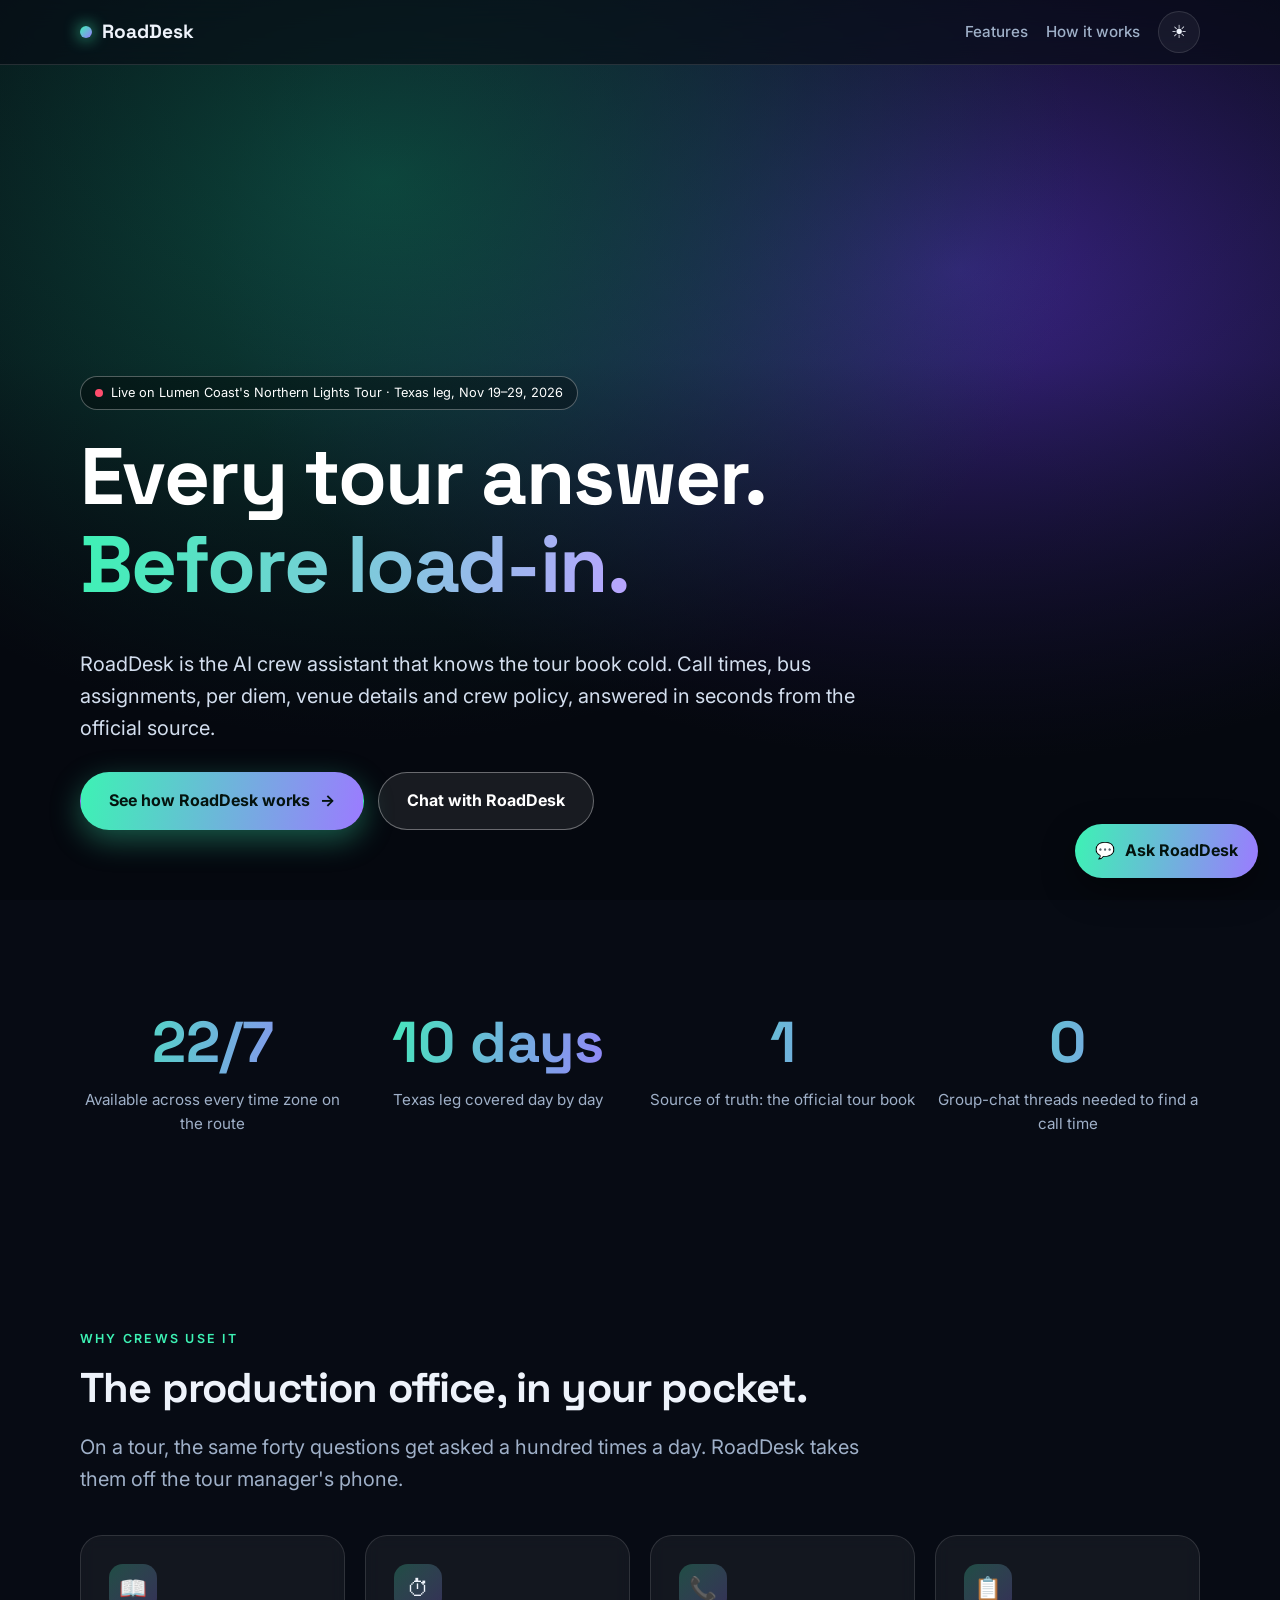
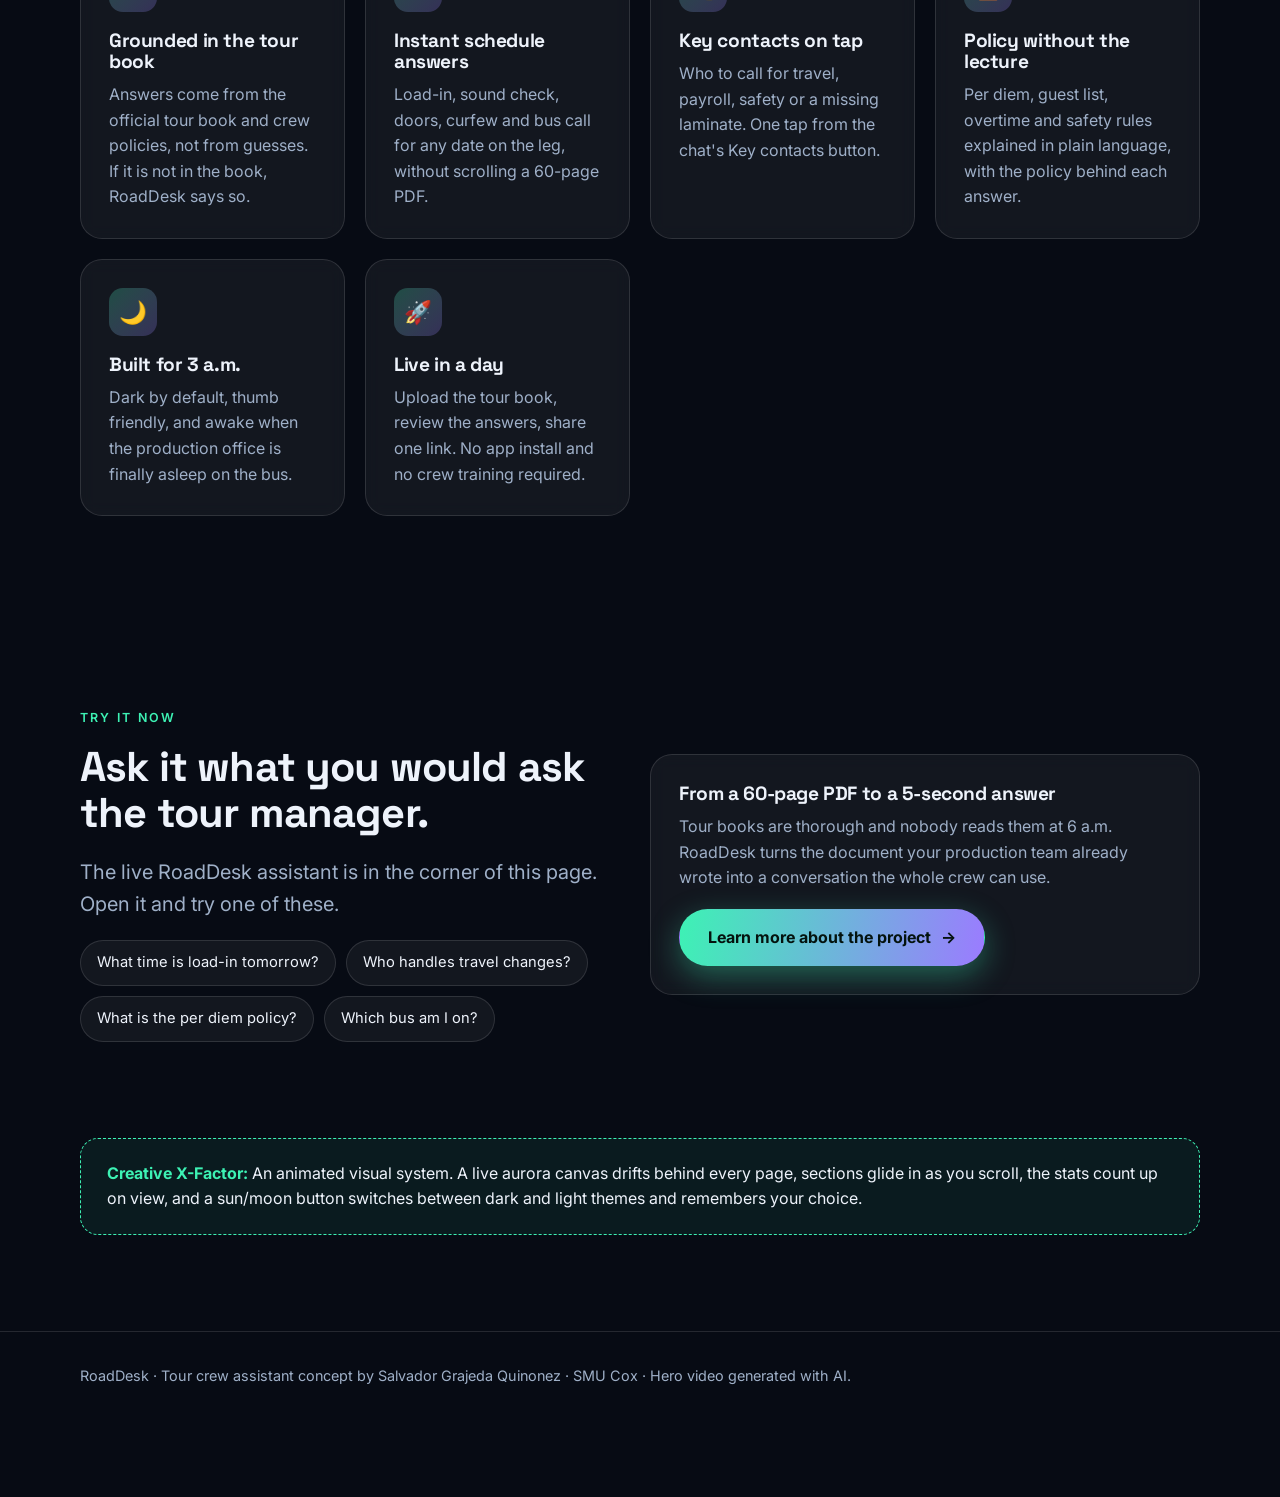
<file: index.html>
<!DOCTYPE html>
<html lang="en" data-theme="dark">
<head>
  <meta charset="UTF-8">
  <meta name="viewport" content="width=device-width, initial-scale=1.0">
  <title>RoadDesk | The AI crew assistant for live tours</title>
  <meta name="description" content="RoadDesk is an AI crew assistant that answers tour questions instantly from the official tour book and crew policies.">
  <link rel="preconnect" href="https://fonts.googleapis.com">
  <link rel="preconnect" href="https://fonts.gstatic.com" crossorigin>
  <link href="https://fonts.googleapis.com/css2?family=Inter:wght@400;500;600;700&family=Space+Grotesk:wght@500;700&display=swap" rel="stylesheet">
  <link rel="stylesheet" href="style.css">
</head>
<body>
  <canvas id="aurora" aria-hidden="true"></canvas>

  <header class="nav">
    <div class="wrap nav-inner">
      <a class="brand" href="index.html"><span class="brand-dot"></span>RoadDesk</a>
      <nav class="nav-links">
        <a class="hide-sm" href="#features">Features</a>
        <a href="how-it-works.html">How it works</a>
        <button class="theme-toggle" type="button" aria-label="Switch theme">&#9728;</button>
      </nav>
    </div>
  </header>

  <main>
    <!-- HERO: AI-generated video, autoplay + loop -->
    <section class="hero" id="top">
      <div class="hero-media">
        <video src="gemini_generated_video_89e4ad6a.mp4" autoplay loop muted playsinline preload="auto" aria-label="AI-generated video of a tour crew working backstage under aurora-colored stage lights"></video>
      </div>
      <div class="wrap hero-content">
        <div class="hero-tag"><span class="live-dot"></span>Live on Lumen Coast's Northern Lights Tour &middot; Texas leg, Nov 19&ndash;29, 2026</div>
        <h1>Every tour answer.<br><span class="grad">Before load-in.</span></h1>
        <p class="lead">RoadDesk is the AI crew assistant that knows the tour book cold. Call times, bus assignments, per diem, venue details and crew policy, answered in seconds from the official source.</p>
        <div class="cta-row">
          <a class="btn btn-primary" href="how-it-works.html">See how RoadDesk works <span class="arrow">&rarr;</span></a>
          <a class="btn btn-ghost" href="#" data-open-chat>Chat with RoadDesk</a>
        </div>
      </div>
    </section>

    <section id="stats">
      <div class="wrap stats">
        <div class="reveal"><div class="stat-num grad" data-count="24" data-suffix="/7">0</div><div class="stat-label">Available across every time zone on the route</div></div>
        <div class="reveal" style="--d:.1s"><div class="stat-num grad" data-count="11" data-suffix=" days">0</div><div class="stat-label">Texas leg covered day by day</div></div>
        <div class="reveal" style="--d:.2s"><div class="stat-num grad" data-count="1">0</div><div class="stat-label">Source of truth: the official tour book</div></div>
        <div class="reveal" style="--d:.3s"><div class="stat-num grad" data-count="0">0</div><div class="stat-label">Group-chat threads needed to find a call time</div></div>
      </div>
    </section>

    <section id="features">
      <div class="wrap">
        <p class="eyebrow reveal">Why crews use it</p>
        <h2 class="reveal">The production office, in your pocket.</h2>
        <p class="lead reveal">On a tour, the same forty questions get asked a hundred times a day. RoadDesk takes them off the tour manager's phone.</p>
        <div class="grid grid-3" style="margin-top:40px">
          <article class="card reveal"><div class="icon">&#128214;</div><h3>Grounded in the tour book</h3><p>Answers come from the official tour book and crew policies, not from guesses. If it is not in the book, RoadDesk says so.</p></article>
          <article class="card reveal" style="--d:.1s"><div class="icon">&#9201;</div><h3>Instant schedule answers</h3><p>Load-in, sound check, doors, curfew and bus call for any date on the leg, without scrolling a 60-page PDF.</p></article>
          <article class="card reveal" style="--d:.2s"><div class="icon">&#128222;</div><h3>Key contacts on tap</h3><p>Who to call for travel, payroll, safety or a missing laminate. One tap from the chat's Key contacts button.</p></article>
          <article class="card reveal"><div class="icon">&#128203;</div><h3>Policy without the lecture</h3><p>Per diem, guest list, overtime and safety rules explained in plain language, with the policy behind each answer.</p></article>
          <article class="card reveal" style="--d:.1s"><div class="icon">&#127769;</div><h3>Built for 3 a.m.</h3><p>Dark by default, thumb friendly, and awake when the production office is finally asleep on the bus.</p></article>
          <article class="card reveal" style="--d:.2s"><div class="icon">&#128640;</div><h3>Live in a day</h3><p>Upload the tour book, review the answers, share one link. No app install and no crew training required.</p></article>
        </div>
      </div>
    </section>

    <section id="try">
      <div class="wrap grid grid-2" style="align-items:center">
        <div class="reveal">
          <p class="eyebrow">Try it now</p>
          <h2>Ask it what you would ask the tour manager.</h2>
          <p class="lead">The live RoadDesk assistant is in the corner of this page. Open it and try one of these.</p>
          <div class="chips">
            <button class="chip" type="button" data-open-chat>What time is load-in tomorrow?</button>
            <button class="chip" type="button" data-open-chat>Who handles travel changes?</button>
            <button class="chip" type="button" data-open-chat>What is the per diem policy?</button>
            <button class="chip" type="button" data-open-chat>Which bus am I on?</button>
          </div>
        </div>
        <div class="card reveal" style="--d:.15s">
          <h3>From a 60-page PDF to a 5-second answer</h3>
          <p style="margin-bottom:18px">Tour books are thorough and nobody reads them at 6 a.m. RoadDesk turns the document your production team already wrote into a conversation the whole crew can use.</p>
          <a class="btn btn-primary" href="how-it-works.html">Learn more about the project <span class="arrow">&rarr;</span></a>
        </div>
      </div>
    </section>

    <!-- X-Factor description (under 50 words) -->
    <section id="x-factor" style="padding-top:0">
      <div class="wrap">
        <div class="xfactor reveal">
          <p style="margin:0"><strong>Creative X-Factor:</strong> An animated visual system. A live aurora canvas drifts behind every page, sections glide in as you scroll, the stats count up on view, and a sun/moon button switches between dark and light themes and remembers your choice.</p>
        </div>
      </div>
    </section>
  </main>

  <footer>
    <div class="wrap">RoadDesk &middot; Tour crew assistant concept by Salvador Grajeda Quinonez &middot; SMU Cox &middot; Hero video generated with AI.</div>
  </footer>

  <script src="site.js"></script>
</body>
</html>
</file>
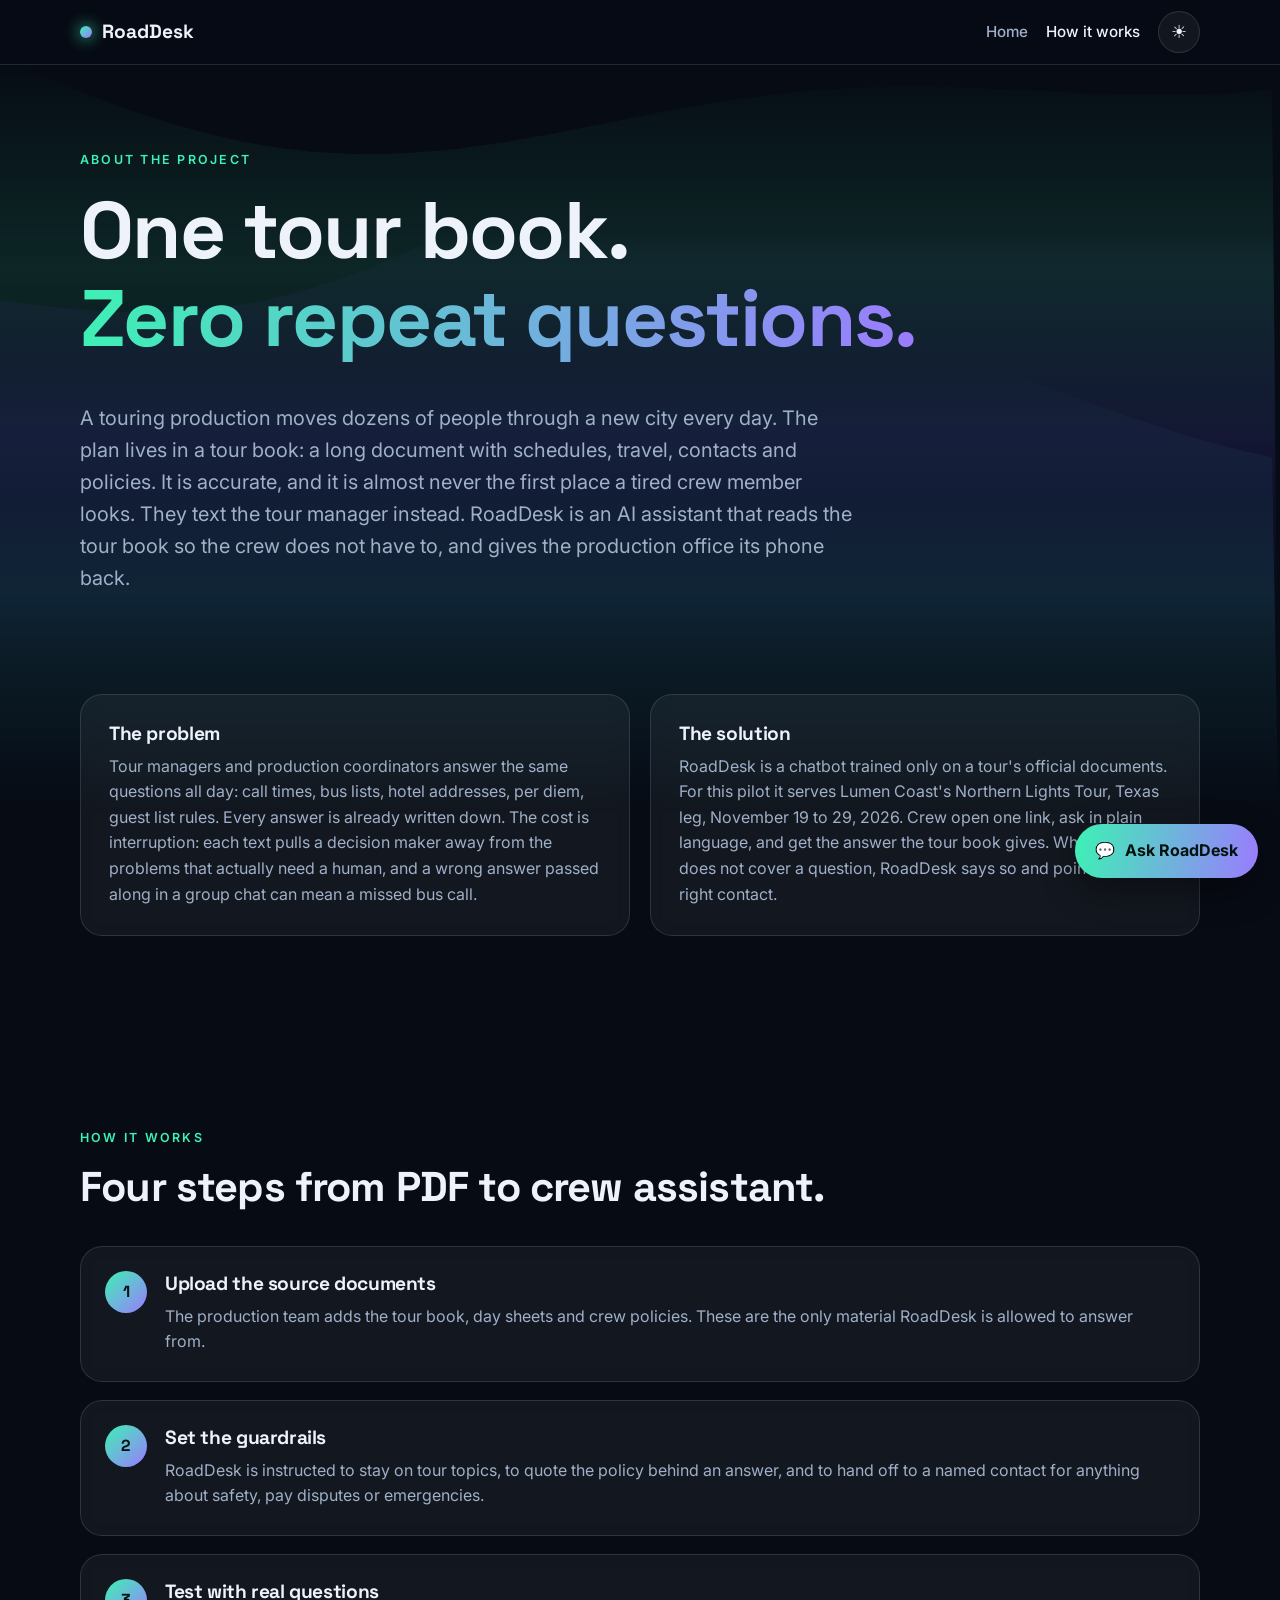
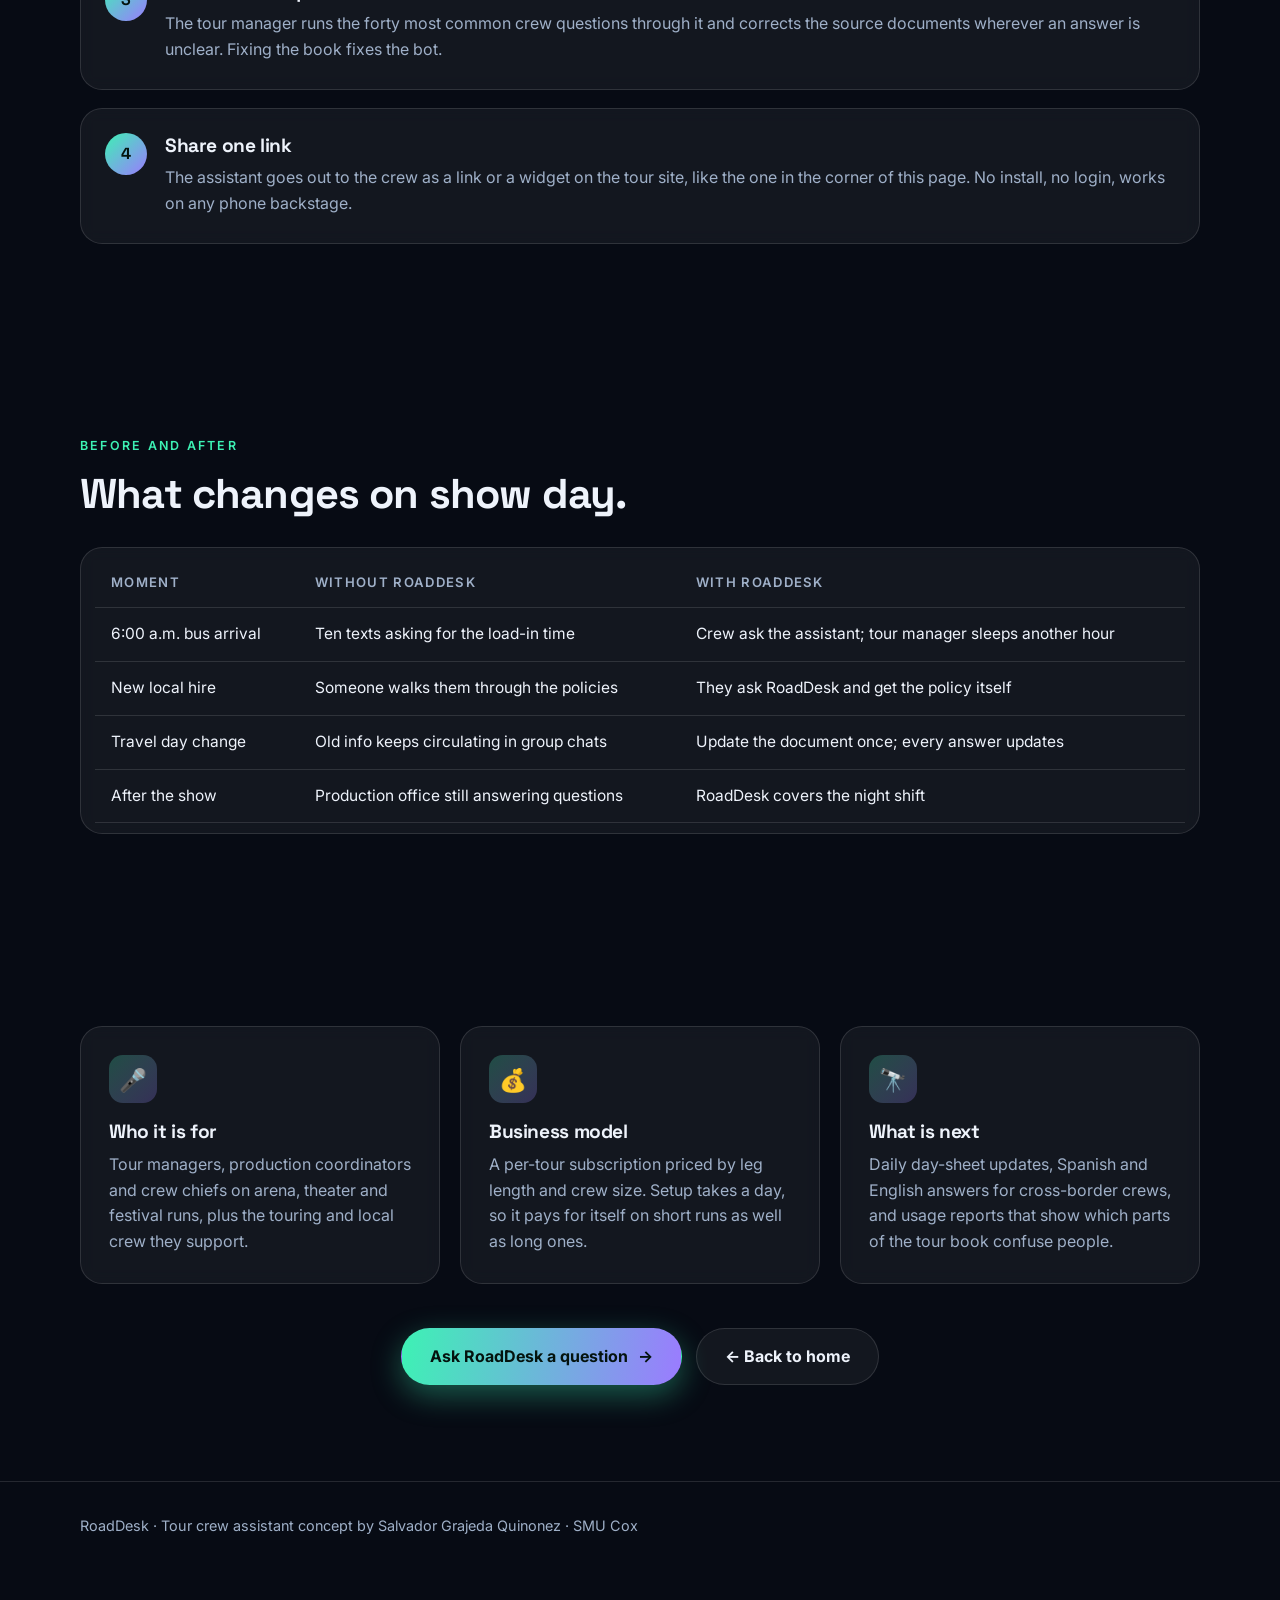
<file: how-it-works.html>
<!DOCTYPE html>
<html lang="en" data-theme="dark">
<head>
  <meta charset="UTF-8">
  <meta name="viewport" content="width=device-width, initial-scale=1.0">
  <title>How RoadDesk works | AI crew assistant for live tours</title>
  <meta name="description" content="How RoadDesk turns a tour book and crew policies into an AI assistant for touring crews.">
  <link rel="preconnect" href="https://fonts.googleapis.com">
  <link rel="preconnect" href="https://fonts.gstatic.com" crossorigin>
  <link href="https://fonts.googleapis.com/css2?family=Inter:wght@400;500;600;700&family=Space+Grotesk:wght@500;700&display=swap" rel="stylesheet">
  <link rel="stylesheet" href="style.css">
</head>
<body>
  <canvas id="aurora" aria-hidden="true"></canvas>

  <header class="nav">
    <div class="wrap nav-inner">
      <a class="brand" href="index.html"><span class="brand-dot"></span>RoadDesk</a>
      <nav class="nav-links">
        <a href="index.html">Home</a>
        <a href="how-it-works.html" aria-current="page">How it works</a>
        <button class="theme-toggle" type="button" aria-label="Switch theme">&#9728;</button>
      </nav>
    </div>
  </header>

  <main>
    <section class="page-hero">
      <div class="wrap">
        <p class="eyebrow reveal">About the project</p>
        <h1 class="reveal">One tour book.<br><span class="grad">Zero repeat questions.</span></h1>
        <p class="lead reveal">A touring production moves dozens of people through a new city every day. The plan lives in a tour book: a long document with schedules, travel, contacts and policies. It is accurate, and it is almost never the first place a tired crew member looks. They text the tour manager instead. RoadDesk is an AI assistant that reads the tour book so the crew does not have to, and gives the production office its phone back.</p>
      </div>
    </section>

    <section style="padding-top:20px">
      <div class="wrap grid grid-2">
        <div class="card reveal">
          <h3>The problem</h3>
          <p>Tour managers and production coordinators answer the same questions all day: call times, bus lists, hotel addresses, per diem, guest list rules. Every answer is already written down. The cost is interruption: each text pulls a decision maker away from the problems that actually need a human, and a wrong answer passed along in a group chat can mean a missed bus call.</p>
        </div>
        <div class="card reveal" style="--d:.1s">
          <h3>The solution</h3>
          <p>RoadDesk is a chatbot trained only on a tour's official documents. For this pilot it serves Lumen Coast's Northern Lights Tour, Texas leg, November 19 to 29, 2026. Crew open one link, ask in plain language, and get the answer the tour book gives. When the book does not cover a question, RoadDesk says so and points to the right contact.</p>
        </div>
      </div>
    </section>

    <section>
      <div class="wrap">
        <p class="eyebrow reveal">How it works</p>
        <h2 class="reveal">Four steps from PDF to crew assistant.</h2>
        <div class="steps" style="margin-top:36px">
          <div class="card step reveal"><h3>Upload the source documents</h3><p>The production team adds the tour book, day sheets and crew policies. These are the only material RoadDesk is allowed to answer from.</p></div>
          <div class="card step reveal"><h3>Set the guardrails</h3><p>RoadDesk is instructed to stay on tour topics, to quote the policy behind an answer, and to hand off to a named contact for anything about safety, pay disputes or emergencies.</p></div>
          <div class="card step reveal"><h3>Test with real questions</h3><p>The tour manager runs the forty most common crew questions through it and corrects the source documents wherever an answer is unclear. Fixing the book fixes the bot.</p></div>
          <div class="card step reveal"><h3>Share one link</h3><p>The assistant goes out to the crew as a link or a widget on the tour site, like the one in the corner of this page. No install, no login, works on any phone backstage.</p></div>
        </div>
      </div>
    </section>

    <section>
      <div class="wrap">
        <p class="eyebrow reveal">Before and after</p>
        <h2 class="reveal">What changes on show day.</h2>
        <div class="card reveal table-scroll" style="margin-top:30px;padding:10px 14px">
          <table class="compare">
            <thead><tr><th>Moment</th><th>Without RoadDesk</th><th>With RoadDesk</th></tr></thead>
            <tbody>
              <tr><td>6:00 a.m. bus arrival</td><td>Ten texts asking for the load-in time</td><td>Crew ask the assistant; tour manager sleeps another hour</td></tr>
              <tr><td>New local hire</td><td>Someone walks them through the policies</td><td>They ask RoadDesk and get the policy itself</td></tr>
              <tr><td>Travel day change</td><td>Old info keeps circulating in group chats</td><td>Update the document once; every answer updates</td></tr>
              <tr><td>After the show</td><td>Production office still answering questions</td><td>RoadDesk covers the night shift</td></tr>
            </tbody>
          </table>
        </div>
      </div>
    </section>

    <section>
      <div class="wrap grid grid-3">
        <div class="card reveal"><div class="icon">&#127908;</div><h3>Who it is for</h3><p>Tour managers, production coordinators and crew chiefs on arena, theater and festival runs, plus the touring and local crew they support.</p></div>
        <div class="card reveal" style="--d:.1s"><div class="icon">&#128176;</div><h3>Business model</h3><p>A per-tour subscription priced by leg length and crew size. Setup takes a day, so it pays for itself on short runs as well as long ones.</p></div>
        <div class="card reveal" style="--d:.2s"><div class="icon">&#128301;</div><h3>What is next</h3><p>Daily day-sheet updates, Spanish and English answers for cross-border crews, and usage reports that show which parts of the tour book confuse people.</p></div>
      </div>
      <div class="wrap reveal" style="margin-top:44px;text-align:center">
        <div class="cta-row" style="justify-content:center">
          <a class="btn btn-primary" href="#" data-open-chat>Ask RoadDesk a question <span class="arrow">&rarr;</span></a>
          <a class="btn btn-ghost" href="index.html">&larr; Back to home</a>
        </div>
      </div>
    </section>
  </main>

  <footer>
    <div class="wrap">RoadDesk &middot; Tour crew assistant concept by Salvador Grajeda Quinonez &middot; SMU Cox</div>
  </footer>

  <script src="site.js"></script>
</body>
</html>
</file>
<file: style.css>
:root {
  --bg: #070b14;
  --bg-2: #0d1422;
  --card: rgba(255, 255, 255, 0.05);
  --line: rgba(255, 255, 255, 0.12);
  --text: #eef3fb;
  --muted: #9fb0c8;
  --accent: #3df2b4;
  --accent-2: #9b7bff;
  --on-accent: #04130e;
  --shadow: 0 20px 60px rgba(0, 0, 0, 0.45);
}
:root[data-theme="light"] {
  --bg: #f4f7fb;
  --bg-2: #ffffff;
  --card: rgba(10, 25, 50, 0.04);
  --line: rgba(10, 25, 50, 0.14);
  --text: #0c1626;
  --muted: #4d5f78;
  --accent: #008f68;
  --accent-2: #5b3fd6;
  --on-accent: #ffffff;
  --shadow: 0 20px 50px rgba(20, 40, 80, 0.15);
}

* { box-sizing: border-box; }
html { scroll-behavior: smooth; }
body {
  margin: 0;
  font-family: "Inter", system-ui, -apple-system, "Segoe UI", Roboto, sans-serif;
  background: var(--bg);
  color: var(--text);
  line-height: 1.6;
  transition: background 0.4s ease, color 0.4s ease;
  overflow-x: hidden;
}
h1, h2, h3 { font-family: "Space Grotesk", "Inter", system-ui, sans-serif; line-height: 1.1; margin: 0 0 0.5em; letter-spacing: -0.02em; }
h1 { font-size: clamp(2.4rem, 6.5vw, 5rem); }
h2 { font-size: clamp(1.7rem, 3.6vw, 2.6rem); }
h3 { font-size: 1.2rem; }
p { margin: 0 0 1em; }
a { color: var(--accent); }
.wrap { width: min(1120px, 100% - 40px); margin-inline: auto; }
.eyebrow { text-transform: uppercase; letter-spacing: 0.18em; font-size: 0.78rem; font-weight: 600; color: var(--accent); margin-bottom: 1rem; }
.lead { font-size: clamp(1.05rem, 1.6vw, 1.25rem); color: var(--muted); max-width: 60ch; }
.grad { background: linear-gradient(100deg, var(--accent), var(--accent-2)); -webkit-background-clip: text; background-clip: text; color: transparent; }

/* Aurora canvas (X-Factor) */
#aurora { position: fixed; inset: 0; width: 100%; height: 100%; z-index: 0; pointer-events: none; opacity: 0.55; }
:root[data-theme="light"] #aurora { opacity: 0.3; }
main, header.nav, footer { position: relative; z-index: 1; }

/* Nav */
header.nav { position: fixed; top: 0; left: 0; right: 0; z-index: 20; backdrop-filter: blur(14px); background: color-mix(in srgb, var(--bg) 65%, transparent); border-bottom: 1px solid var(--line); }
.nav-inner { display: flex; align-items: center; justify-content: space-between; height: 64px; }
.brand { display: flex; align-items: center; gap: 10px; font-family: "Space Grotesk", sans-serif; font-weight: 700; font-size: 1.2rem; color: var(--text); text-decoration: none; }
.brand-dot { width: 12px; height: 12px; border-radius: 50%; background: linear-gradient(135deg, var(--accent), var(--accent-2)); box-shadow: 0 0 16px var(--accent); animation: pulse 2.4s ease-in-out infinite; }
@keyframes pulse { 50% { transform: scale(1.35); opacity: 0.7; } }
.nav-links { display: flex; align-items: center; gap: 18px; }
.nav-links a { color: var(--muted); text-decoration: none; font-weight: 500; font-size: 0.95rem; }
.nav-links a:hover, .nav-links a[aria-current="page"] { color: var(--text); }
.theme-toggle { width: 42px; height: 42px; border-radius: 50%; border: 1px solid var(--line); background: var(--card); color: var(--text); font-size: 1.1rem; cursor: pointer; transition: transform 0.4s ease; }
.theme-toggle:hover { transform: rotate(40deg); }

/* Buttons */
.btn { display: inline-flex; align-items: center; gap: 10px; padding: 15px 28px; border-radius: 999px; font-weight: 700; font-size: 1rem; text-decoration: none; border: 1px solid transparent; cursor: pointer; transition: transform 0.2s ease, box-shadow 0.2s ease; }
.btn-primary { background: linear-gradient(100deg, var(--accent), var(--accent-2)); color: var(--on-accent); box-shadow: 0 10px 30px color-mix(in srgb, var(--accent) 35%, transparent); }
.btn-primary:hover { transform: translateY(-3px); box-shadow: 0 16px 40px color-mix(in srgb, var(--accent) 50%, transparent); }
.btn-ghost { border-color: var(--line); color: var(--text); background: var(--card); }
.btn-ghost:hover { transform: translateY(-3px); }
.btn .arrow { transition: transform 0.2s ease; }
.btn:hover .arrow { transform: translateX(5px); }

/* Hero with video */
.hero { position: relative; min-height: 100vh; display: flex; align-items: flex-end; padding: 120px 0 70px; overflow: hidden; color: #fff; }
.hero-media { position: absolute; inset: 0; background: radial-gradient(ellipse at 30% 20%, #0f5a4b 0%, transparent 55%), radial-gradient(ellipse at 75% 30%, #43299a 0%, transparent 55%), #05080f; }
.hero-media video { width: 100%; height: 100%; object-fit: cover; display: block; }
.hero-media::after { content: ""; position: absolute; inset: 0; background: linear-gradient(180deg, rgba(5, 8, 15, 0.35) 0%, rgba(5, 8, 15, 0.15) 40%, rgba(5, 8, 15, 0.88) 100%); }
.hero-content { position: relative; z-index: 2; }
.hero .lead { color: #d3deee; }
.hero .eyebrow { color: #6ff7c9; }
.hero .grad { background-image: linear-gradient(100deg, #3df2b4, #b9a4ff); }
.hero .btn-ghost { color: #fff; border-color: rgba(255, 255, 255, 0.35); background: rgba(255, 255, 255, 0.08); }
.cta-row { display: flex; flex-wrap: wrap; gap: 14px; margin-top: 28px; }
.hero-tag { display: inline-flex; gap: 8px; align-items: center; padding: 6px 14px; border-radius: 999px; border: 1px solid rgba(255, 255, 255, 0.3); background: rgba(0, 0, 0, 0.35); font-size: 0.8rem; margin-bottom: 22px; }
.live-dot { width: 8px; height: 8px; border-radius: 50%; background: #ff4d6d; animation: pulse 1.4s infinite; }

/* Sections */
section { padding: 96px 0; }
.page-hero { padding: 150px 0 60px; }
.grid { display: grid; gap: 20px; }
.grid-3 { grid-template-columns: repeat(auto-fit, minmax(250px, 1fr)); }
.grid-2 { grid-template-columns: repeat(auto-fit, minmax(320px, 1fr)); }
.card { background: var(--card); border: 1px solid var(--line); border-radius: 22px; padding: 28px; backdrop-filter: blur(8px); transition: transform 0.3s ease, border-color 0.3s ease, box-shadow 0.3s ease; }
.card:hover { transform: translateY(-6px); border-color: var(--accent); box-shadow: var(--shadow); }
.card p { color: var(--muted); margin: 0; }
.icon { width: 48px; height: 48px; border-radius: 14px; display: grid; place-items: center; font-size: 1.4rem; background: linear-gradient(135deg, color-mix(in srgb, var(--accent) 25%, transparent), color-mix(in srgb, var(--accent-2) 25%, transparent)); margin-bottom: 18px; }

.stats { display: grid; grid-template-columns: repeat(auto-fit, minmax(180px, 1fr)); gap: 20px; text-align: center; }
.stat-num { font-family: "Space Grotesk", sans-serif; font-size: clamp(2.4rem, 5vw, 3.6rem); font-weight: 700; }
.stat-label { color: var(--muted); font-size: 0.95rem; }

/* Sample questions */
.chips { display: flex; flex-wrap: wrap; gap: 10px; margin-top: 20px; }
.chip { padding: 10px 16px; border-radius: 999px; border: 1px solid var(--line); background: var(--card); color: var(--text); font: inherit; font-size: 0.92rem; cursor: pointer; transition: border-color 0.2s, transform 0.2s; }
.chip:hover { border-color: var(--accent); transform: translateY(-2px); }

/* Steps / timeline (page 2) */
.steps { counter-reset: step; display: grid; gap: 18px; }
.step { position: relative; padding: 26px 26px 26px 84px; }
.step::before { counter-increment: step; content: counter(step); position: absolute; left: 24px; top: 24px; width: 42px; height: 42px; border-radius: 50%; display: grid; place-items: center; font-family: "Space Grotesk", sans-serif; font-weight: 700; color: var(--on-accent); background: linear-gradient(135deg, var(--accent), var(--accent-2)); }
table.compare { width: 100%; border-collapse: collapse; font-size: 0.97rem; }
table.compare th, table.compare td { text-align: left; padding: 14px 16px; border-bottom: 1px solid var(--line); vertical-align: top; }
table.compare th { color: var(--muted); font-weight: 600; font-size: 0.82rem; text-transform: uppercase; letter-spacing: 0.1em; }
.table-scroll { overflow-x: auto; }

/* X-Factor note + footer */
.xfactor { border: 1px dashed var(--accent); border-radius: 18px; padding: 22px 26px; background: color-mix(in srgb, var(--accent) 7%, transparent); }
.xfactor strong { color: var(--accent); }
footer { border-top: 1px solid var(--line); padding: 32px 0 110px; color: var(--muted); font-size: 0.9rem; }

/* Scroll reveal (X-Factor) */
.reveal { opacity: 0; transform: translateY(36px); transition: opacity 0.8s cubic-bezier(0.2, 0.7, 0.2, 1), transform 0.8s cubic-bezier(0.2, 0.7, 0.2, 1); transition-delay: var(--d, 0s); }
.reveal.in { opacity: 1; transform: none; }

/* Chatbot widget */
.chat-launcher { position: fixed; right: 22px; bottom: 22px; z-index: 50; display: flex; align-items: center; gap: 10px; padding: 14px 20px; border-radius: 999px; border: none; cursor: pointer; font: inherit; font-weight: 700; color: var(--on-accent); background: linear-gradient(100deg, var(--accent), var(--accent-2)); box-shadow: 0 12px 34px rgba(0, 0, 0, 0.4); transition: transform 0.2s ease; }
.chat-launcher:hover { transform: scale(1.05); }
.chat-panel { position: fixed; right: 22px; bottom: 86px; z-index: 50; width: min(400px, calc(100vw - 28px)); height: min(600px, calc(100vh - 120px)); border-radius: 20px; overflow: hidden; border: 1px solid var(--line); background: #fff; box-shadow: var(--shadow); opacity: 0; transform: translateY(20px) scale(0.97); pointer-events: none; transition: opacity 0.25s ease, transform 0.25s ease; }
.chat-panel.open { opacity: 1; transform: none; pointer-events: auto; }
.chat-panel iframe { width: 100%; height: 100%; border: 0; display: block; }

@media (max-width: 640px) {
  .nav-links a.hide-sm { display: none; }
  section { padding: 70px 0; }
  .chat-panel { right: 14px; }
}
@media (prefers-reduced-motion: reduce) {
  .reveal { opacity: 1; transform: none; transition: none; }
  .brand-dot, .live-dot { animation: none; }
}
</file>
